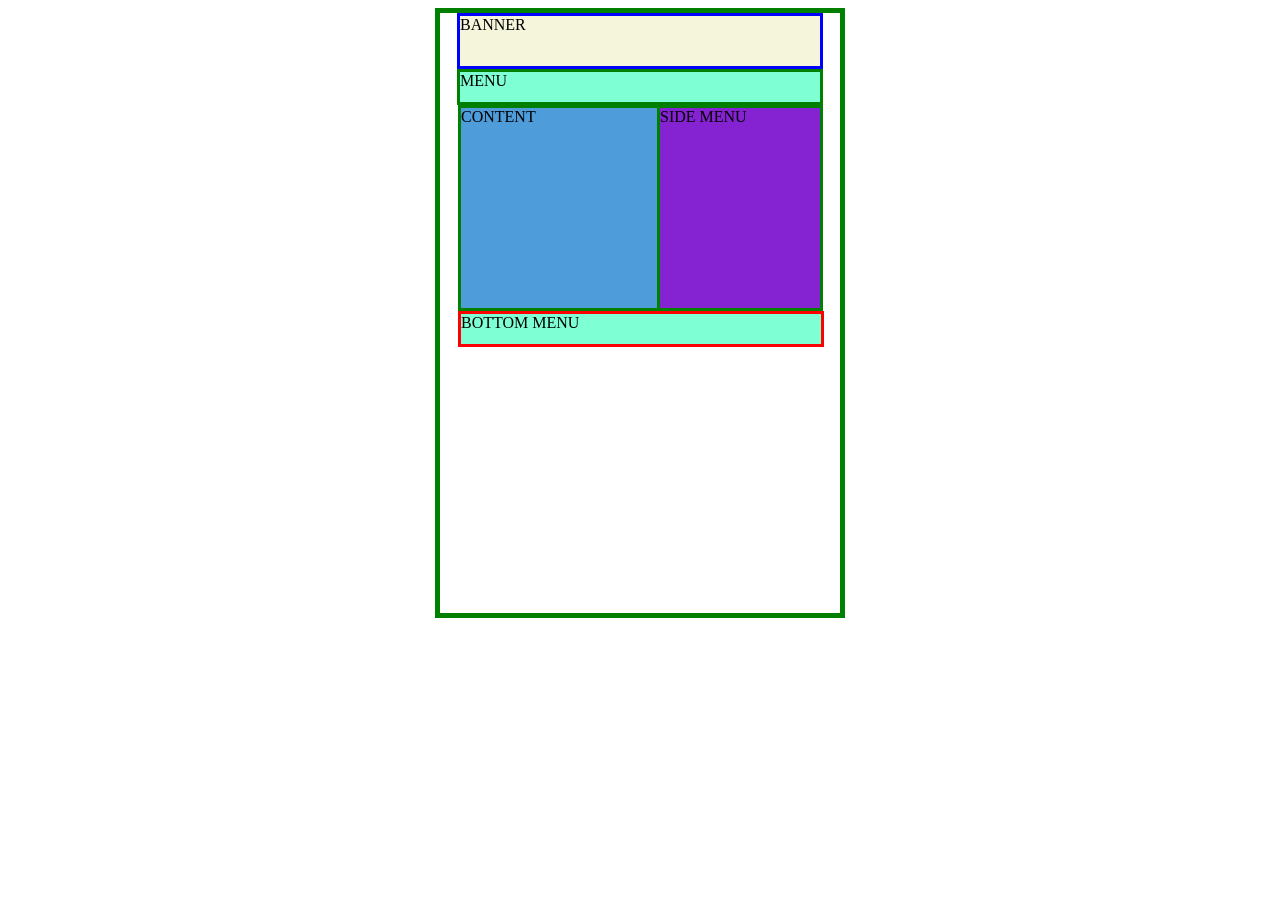
<file: cssSematik/index.html>
<!DOCTYPE html>
<html>
    <link rel="stylesheet" href="style.css">    
    <head>

    </head>
    <body>
        <div id="container">
            <header>
                BANNER
            </header>
            <nav>
                MENU
            </nav>
            <article>
                CONTENT
            </article>
            <aside>
                SIDE MENU
            </aside>
            <footer>
                BOTTOM MENU
            </footer>


        </div>
    </body>
</html>
</file>
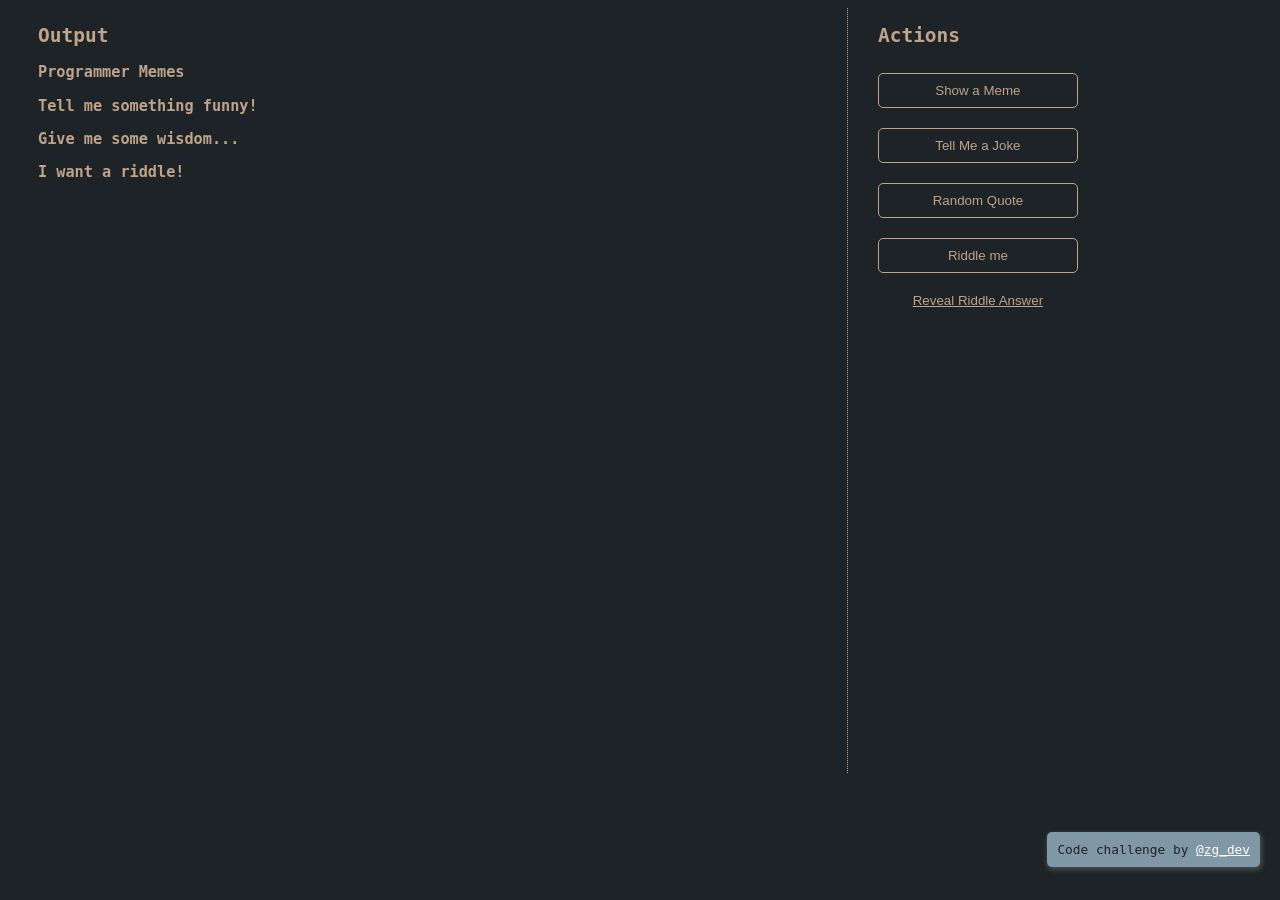
<file: firstProject/index.html>
<!DOCTYPE html>
<html lang="en">
  <head>
    <meta charset="UTF-8" />
    <meta http-equiv="X-UA-Compatible" content="IE=edge" />
    <meta name="viewport" content="width=device-width, initial-scale=1.0" />
    <title>Lesson 7 Challenge Starter</title>
    <link rel="stylesheet" href="./style.css" />
  </head>
  <body>

    <main>
      <section class="content">
        <h2>Output</h2>
        <h3>Programmer Memes</h3>
        <div id="meme-content"></div> 

        <h3>Tell me something funny!</h3>
        <div id="joke-content"></div> 
        
        <h3>Give me some wisdom...</h3>
        <div id="quote-content"></div> 

        <h3>I want a riddle!</h3>
        <div id="riddle-content"></div> 

      </section>
      <section class="sidebar">
        <h2>Actions</h2>
        <button onclick="showMeme()">Show a Meme</button>
        <button onclick="showJoke()">Tell Me a Joke</button>
        <button onclick="showQuote()">Random Quote</button>
        <button onclick="showRiddle()">Riddle me</button>
        <button class="reveal-btn" onclick="revealAnswers()">
          Reveal Riddle Answer
        </button>
        <p class="attribution">
          Code challenge by
          <a href="https://www.twitter.com/zg_dev" target="_top">@zg_dev</a>
        </p>
      </section>
    </main>
    <script src="./script.js"></script>
  </body>
</html>
</file>
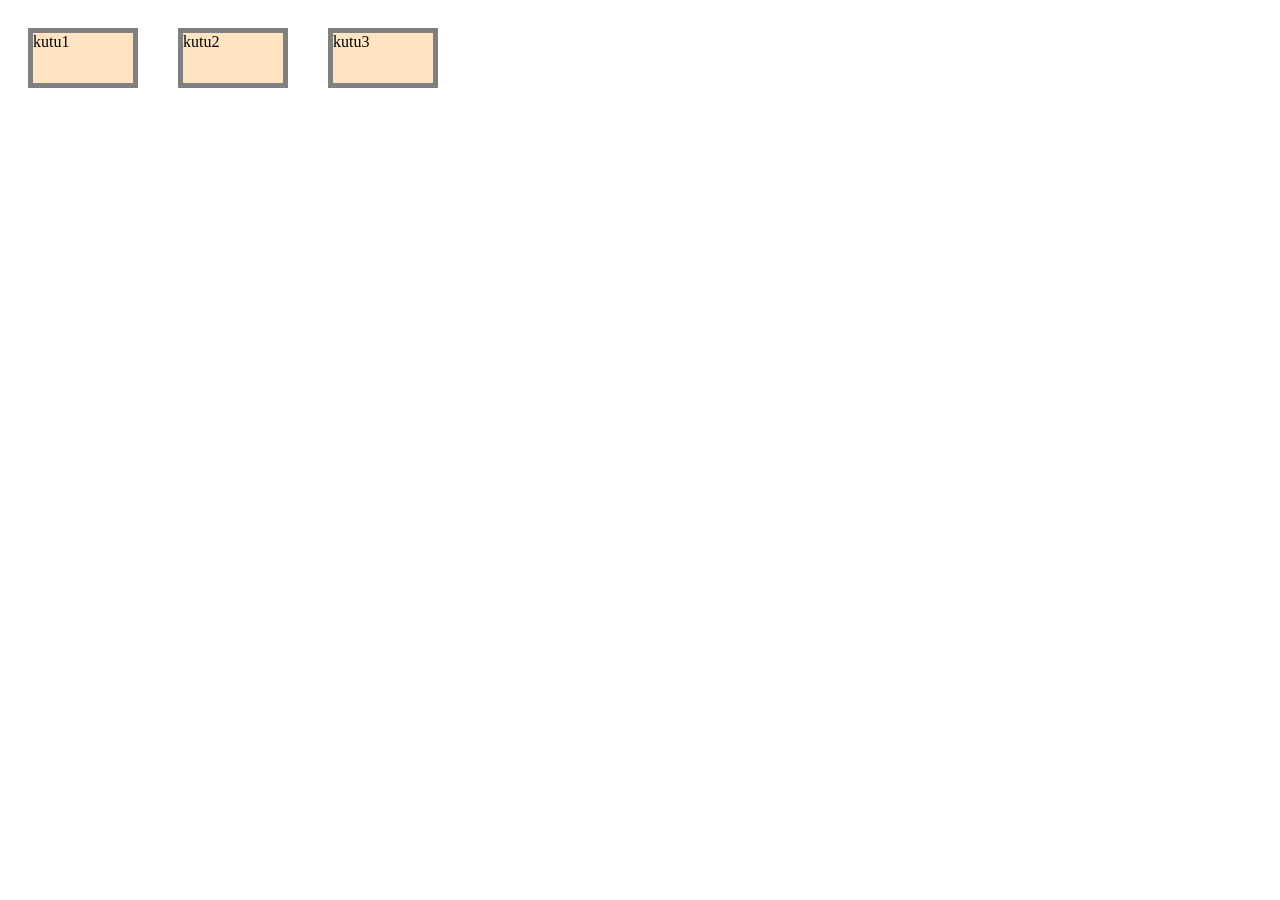
<file: float/index.html>
<!DOCTYPE html>
<html>
    <link rel="stylesheet" href="style.css">
    <head>
        
    </head>
    <body>
        <div id="kutu1">
            kutu1
        </div>
        <div id="kutu2">
            kutu2
        </div>
        <div id="kutu3"> 
            kutu3
        </div>
    </body>
</html>
</file>
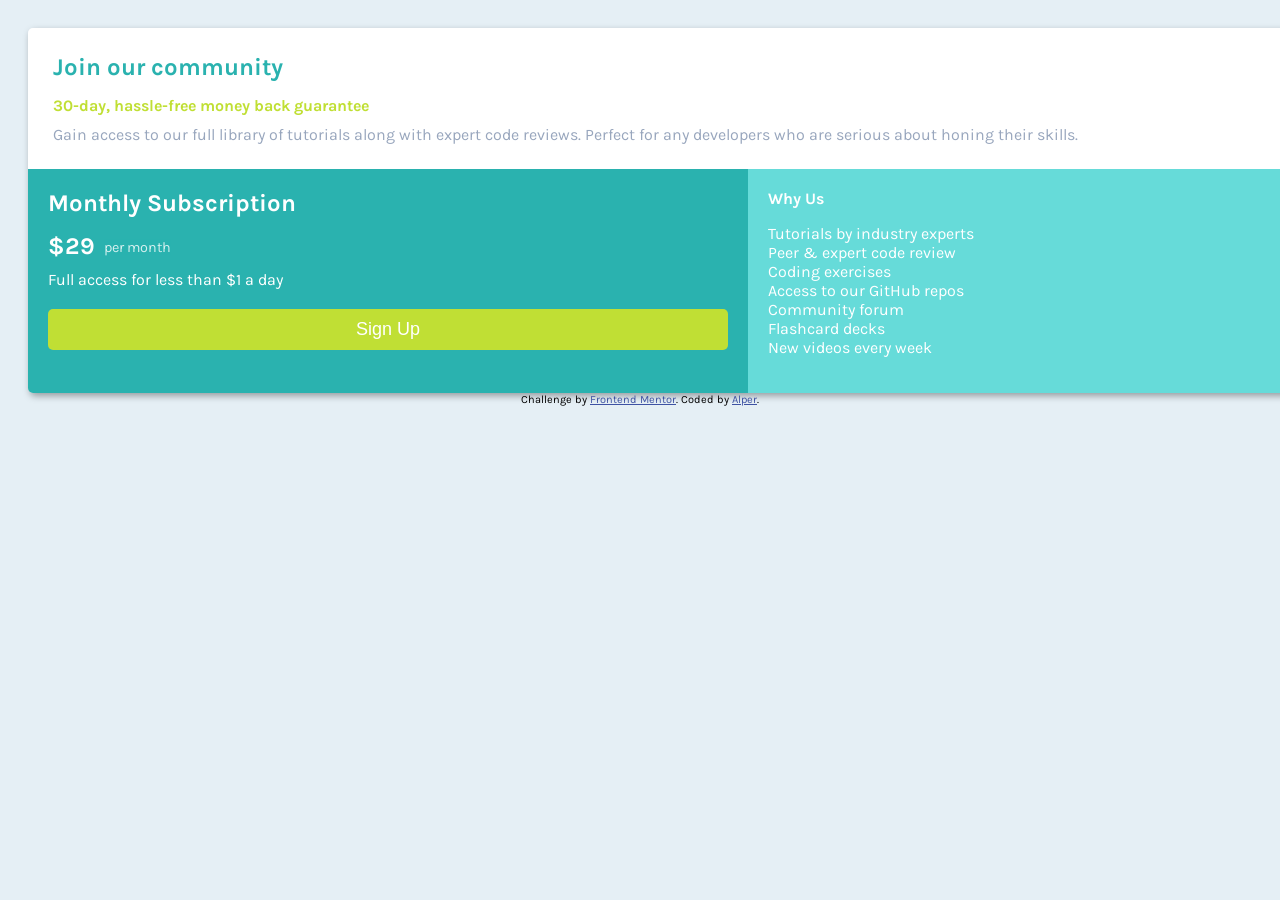
<file: New folder/index.html>
<!DOCTYPE html>
<html lang="en">
<head>
  <meta charset="UTF-8">
  <meta name="viewport" content="width=device-width, initial-scale=1.0"> <!-- displays site properly based on user's device -->

  <link rel="icon" type="image/png" sizes="32x32" href="./images/favicon-32x32.png">
  <link rel="preconnect" href="https://fonts.googleapis.com">
  <link rel="preconnect" href="https://fonts.gstatic.com" crossorigin>
  <link href="https://fonts.googleapis.com/css2?family=Karla:ital,wght@0,200..800;1,200..800&display=swap" rel="stylesheet">

  <link rel="stylesheet" href="./style.css">
  <title>Frontend Mentor | Single Price Grid Component</title>

  <style>
    .attribution { font-size: 11px; text-align: center; }
    .attribution a { color: hsl(228, 45%, 44%); }
  </style>
</head>
<body>
  <div class="card">
  <div id="top-section">
    <h2>Join our community</h2>
    <h4>30-day, hassle-free money back guarantee</h4>
    <p>Gain access to our full library of tutorials along with expert code reviews. 
  Perfect for any developers who are serious about honing their skills.</p>
  </div>
  <div id="bottom-section">
  <div id="bottom-left-section">
    <h2>Monthly Subscription</h2>
    <div id="price-container">
      <div id="price">$29</div>
      <div id="price-frequency">per month</div>
    </div>
    <p>Full access for less than &dollar;1 a day</p>
    <button onclick="alertUser()">Sign Up</button>
  </div>
  <div id="bottom-right-section">
    <h4>Why Us</h4>
    <ul>
      <li>Tutorials by industry experts</li>
      <li>Peer &amp; expert code review</li>
      <li>Coding exercises</li>
      <li>Access to our GitHub repos</li>
      <li>Community forum</li>
      <li>Flashcard decks</li>
      <li>New videos every week</li>
    </ul>
  </div>  
  </div>
  </div>
  
  <footer>
    <p class="attribution">
      Challenge by <a href="https://www.frontendmentor.io?ref=challenge" target="_blank">Frontend Mentor</a>. 
      Coded by <a href="#">Alper</a>.
    </p>
  </footer>
  <script src="./index.js"></script>
</body>
</html>
</file>
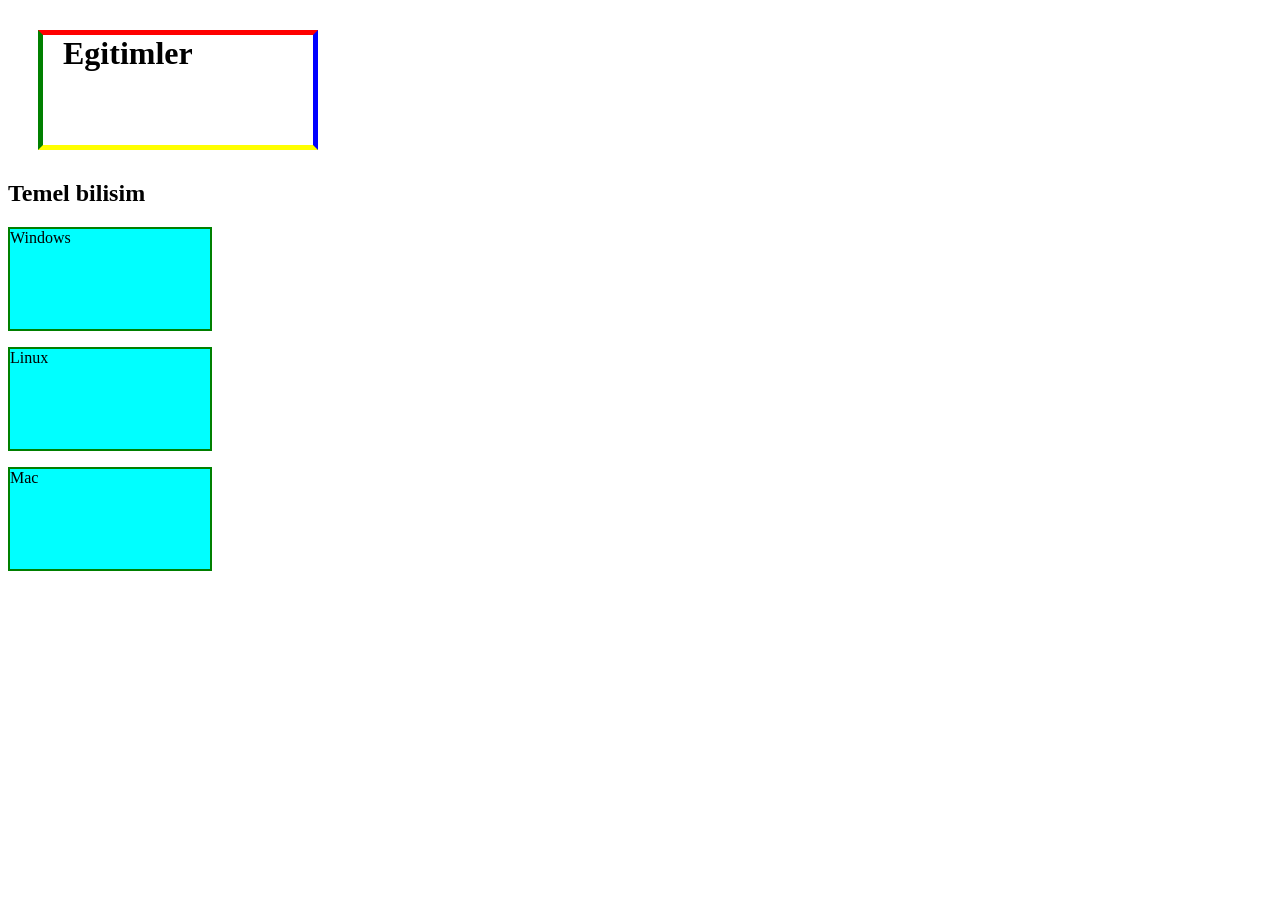
<file: ornek/index.html>
<!DOCTYPE html>
<html>

<link rel="stylesheet" href="style.css">
<head>

</head>

<body>
    <h1>Egitimler</h1>
    <h2>Temel bilisim</h2>
    <p>Windows</p>
    <p>Linux</p>
    <p>Mac</p>
</body>


</html>
</file>
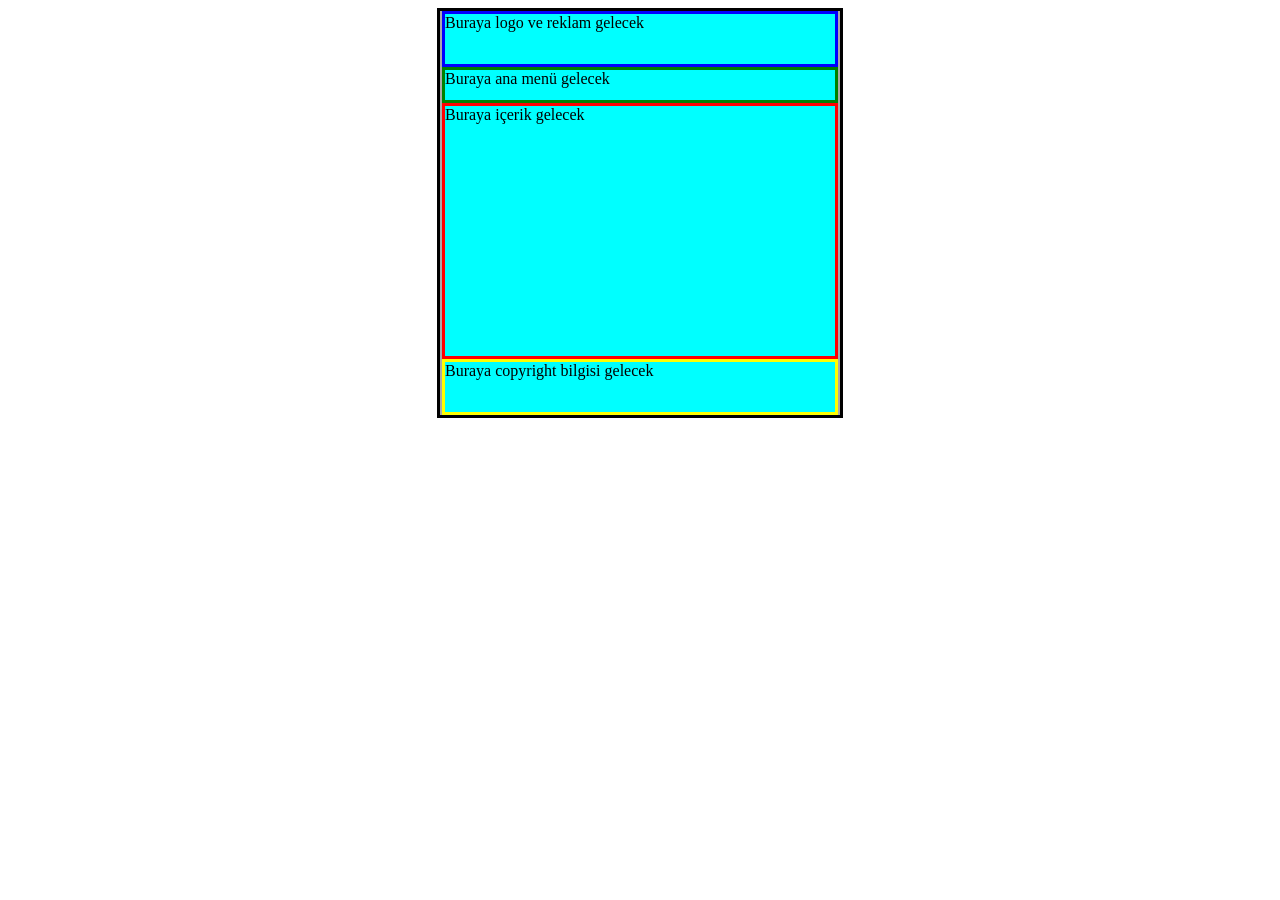
<file: ornek2/index.html>
<!DOCTYPE html>
<html>
    <link rel="stylesheet" href="style.css">
    <head>

    </head>
    <body>
        <div id="container">
            <header>
                Buraya logo ve reklam gelecek
            </header>
            <nav>
                Buraya ana menü gelecek
            </nav>
            <article>
                Buraya içerik gelecek
            </article>
            <footer>
                Buraya copyright bilgisi gelecek
            </footer>
        </div>
    </body>
</html>
</file>
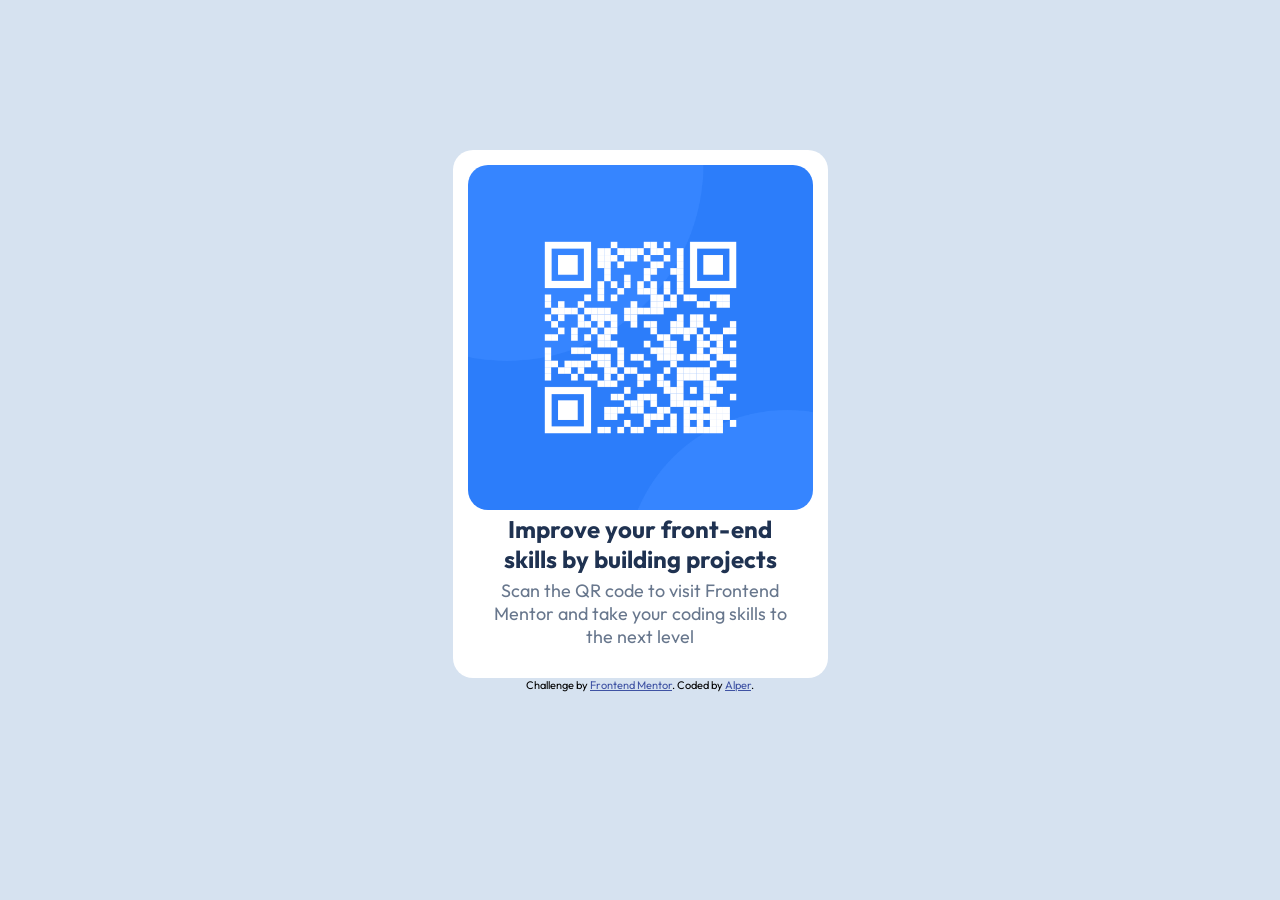
<file: qr-code-component-main/index.html>
<!DOCTYPE html>
<html lang="en">
<head>
  <meta charset="UTF-8">
  <meta name="viewport" content="width=device-width, initial-scale=1.0"> <!-- displays site properly based on user's device -->
  <link rel="stylesheet" href="styles.css">
  <link rel="icon" type="image/png" sizes="32x32" href="./images/favicon-32x32.png">
  
  <title>Frontend Mentor | QR code component</title>

  <!-- Feel free to remove these styles or customise in your own stylesheet 👍 -->
  <style>
    .attribution { font-size: 11px; text-align: center; }
    .attribution a { color: hsl(228, 45%, 44%); }
  </style>
</head>
<body>

  <div class="container">
  <img src="./images/image-qr-code.png" alt="qr-code-icon">
  <h3 class="title">Improve your front-end <br> skills by building projects <br></h3>
  <p class="paragraph">Scan the QR code to visit Frontend <br> Mentor and take your coding skills to <br> the next level
  </p>
  </div>
  <div class="attribution">
    Challenge by <a href="https://www.frontendmentor.io?ref=challenge" target="_blank">Frontend Mentor</a>. 
    Coded by <a href="#">Alper</a>.
  </div>
</body>
</html>
</file>
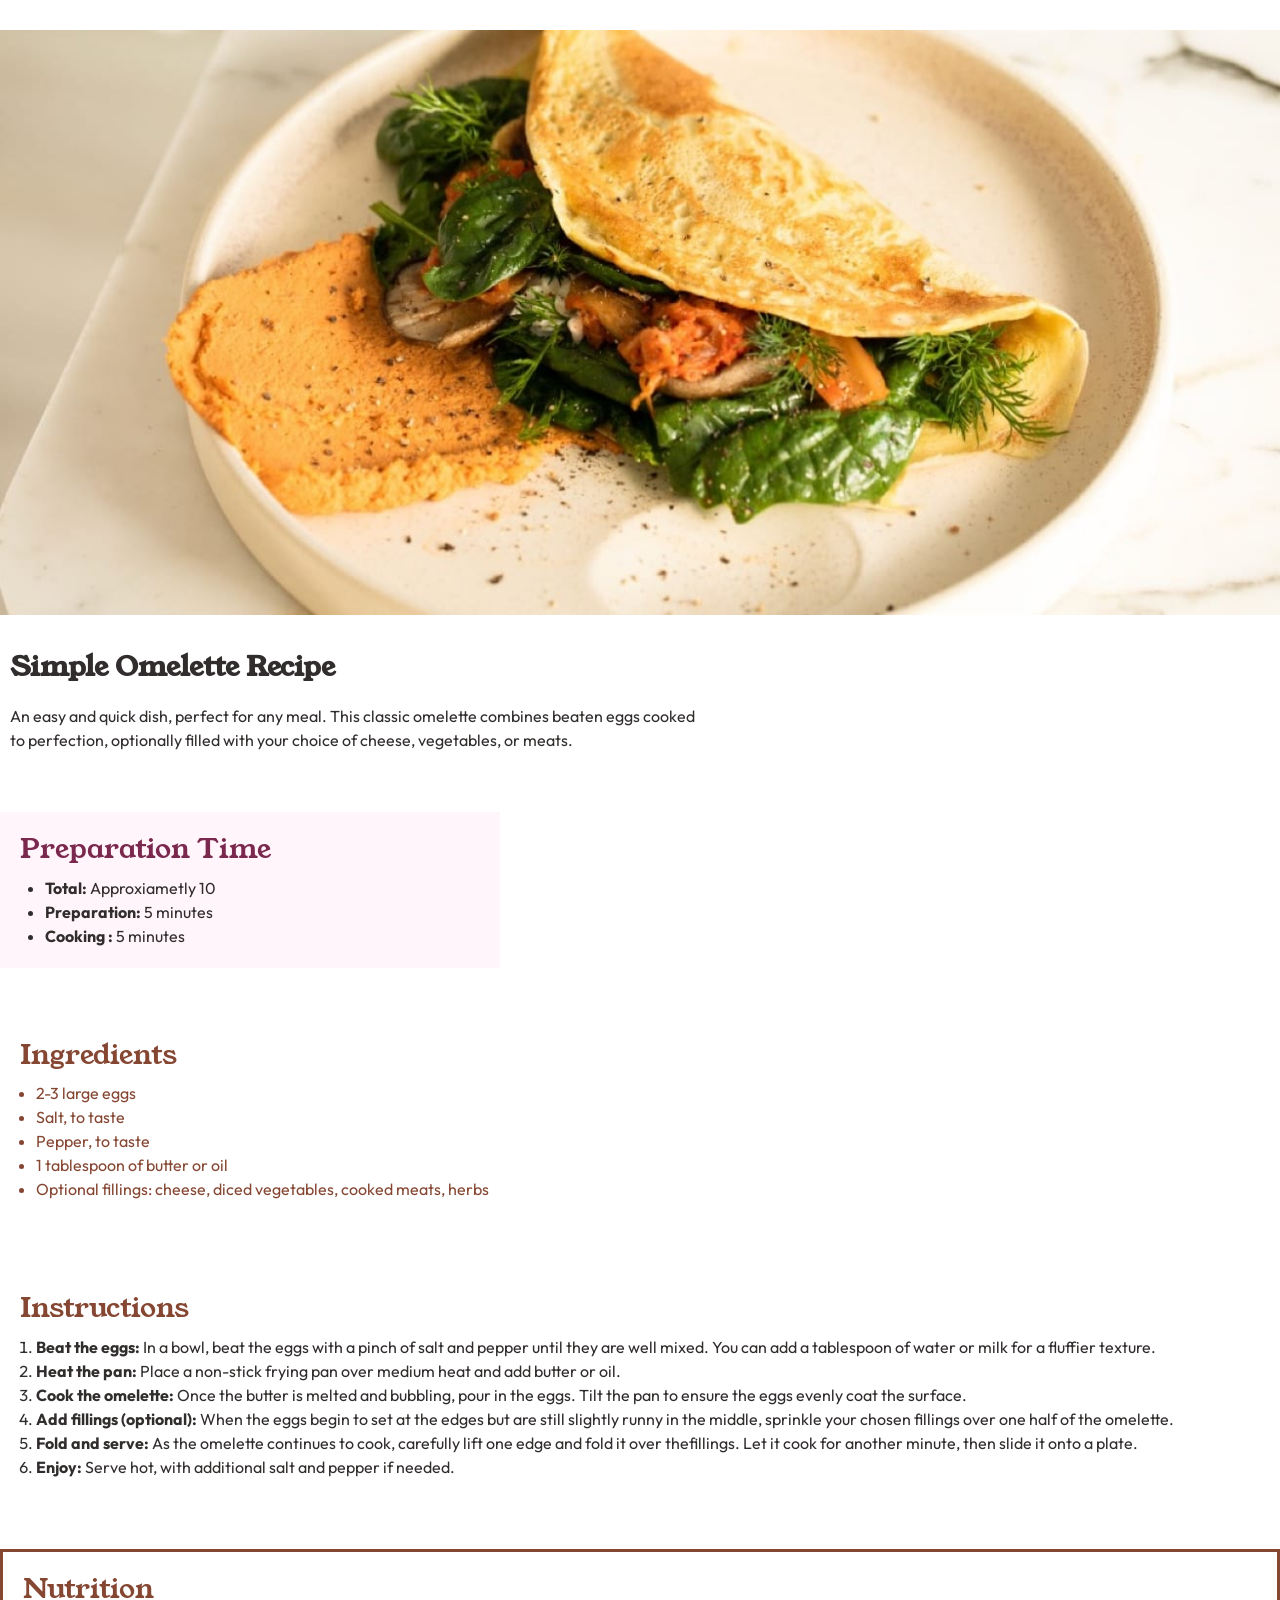
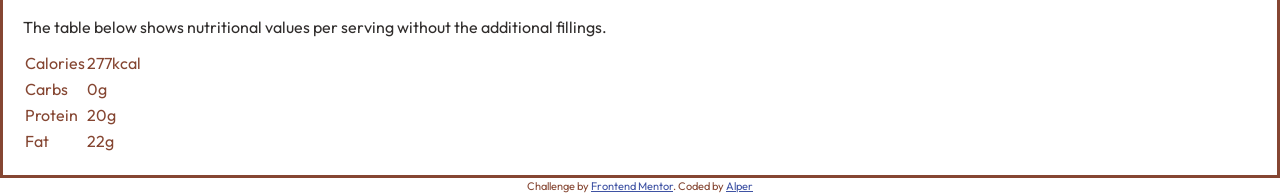
<file: recipe-page/index.html>
<!DOCTYPE html>
<html lang="en">
<head>
  <meta charset="UTF-8">
  <meta name="viewport" content="width=device-width, initial-scale=1.0"> <!-- displays site properly based on user's device -->

  <link rel="icon" type="image/png" sizes="32x32" href="./assets/images/favicon-32x32.png">
  <link rel="stylesheet" href="/recipe-page/style.css">
  <title>Frontend Mentor | Recipe page</title>

  <!-- Feel free to remove these styles or customise in your own stylesheet 👍 -->
  <style>
    .attribution { font-size: 11px; text-align: center; }
    .attribution a { color: hsl(228, 45%, 44%); }
  </style>
</head>
<body>
  <div class="container">
    <img id="omelette" src="./assets/images/image-omelette.jpeg" alt="omelette">
  <div class="recipe-container">
  <h1 class="recipe-title">Simple Omelette Recipe</h1>
  <p class="recipe-description">An easy and quick dish, perfect for any meal. This classic omelette combines beaten eggs cooked<br>
  to perfection, optionally filled with your choice of cheese, vegetables, or meats.
  </p>
  </div>
  <div class="recipe-time">
    <h2 class="prep-title">Preparation Time</h2>
    <ul class="prep-list">
      <li><span><b>Total: </b></span>Approxiametly 10</li>
      <li><span><b>Preparation: </b></span>5 minutes</li>
      <li><span><b>Cooking : </b></span>5 minutes</li>
    </ul>
    </div>
    <div class="ingredients">
      <h2 class="ingredients-title">Ingredients</h2>
      <ul class="ingredients-list">
        <li>2-3 large eggs</li>
        <li>Salt, to taste</li>
        <li>Pepper, to taste</li>
        <li>1 tablespoon of butter or oil</li>
        <li>Optional fillings: cheese, diced vegetables, cooked meats, herbs</li>
  </div>
  <div class="instructions">
    <h2 class="instructions-title">Instructions</h2>
    <ol class="instructions-list">
      <li><b>Beat the eggs:</b> In a bowl, beat the eggs with a pinch of salt and pepper until they are well mixed. You can add a tablespoon of water or milk for a fluffier texture.</li>
      <li><b>Heat the pan:</b> Place a non-stick frying pan over medium heat and add butter or oil.</li>
      <li><b>Cook the omelette:</b> Once the butter is melted and bubbling, pour in the eggs. Tilt the pan to ensure the eggs evenly coat the surface.</li>
      <li><b>Add fillings (optional):</b> When the eggs begin to set at the edges but are still slightly runny in the middle, sprinkle your chosen fillings over one half of the omelette.</li>
      <li><b>Fold and serve:</b> As the omelette continues to cook, carefully lift one edge and fold it over thefillings. Let it cook for another minute, then slide it onto a plate.</li>
      <li><b>Enjoy:</b> Serve hot, with additional salt and pepper if needed.</li>
    </ol>
  </div>
  <div class="nutrition">
    <h2 class="nutrition-title">Nutrition</h2>
    <p class="nutrition-description">The table below shows nutritional values per serving without the additional fillings.
  </p>
  <table>
    <tr>
      <td data-cell="nutrient">Calories</td>
      <td data-cell="nutrient-value">277kcal</td>
    </tr>
    <tr>
      <td data-cell="nutrient">Carbs</td>
      <td data-cell="nutrient-value">0g</td>
    </tr>
    <tr>
      <td data-cell="nutrient">Protein</td>
      <td data-cell="nutrient-value">20g</td>
    </tr>
    <tr>
      <td data-cell="nutrient">Fat</td>
      <td data-cell="nutrient-value">22g</td>
    </tr>
  </table>
  </div>  
  </div>

  <footer>
    <div class="attribution">
      Challenge by <a href="https://www.frontendmentor.io?ref=challenge" target="_blank">Frontend Mentor</a>.
      Coded by <a href="#">Alper</a>
    </div>
  </footer>
</body>
</html>
</file>
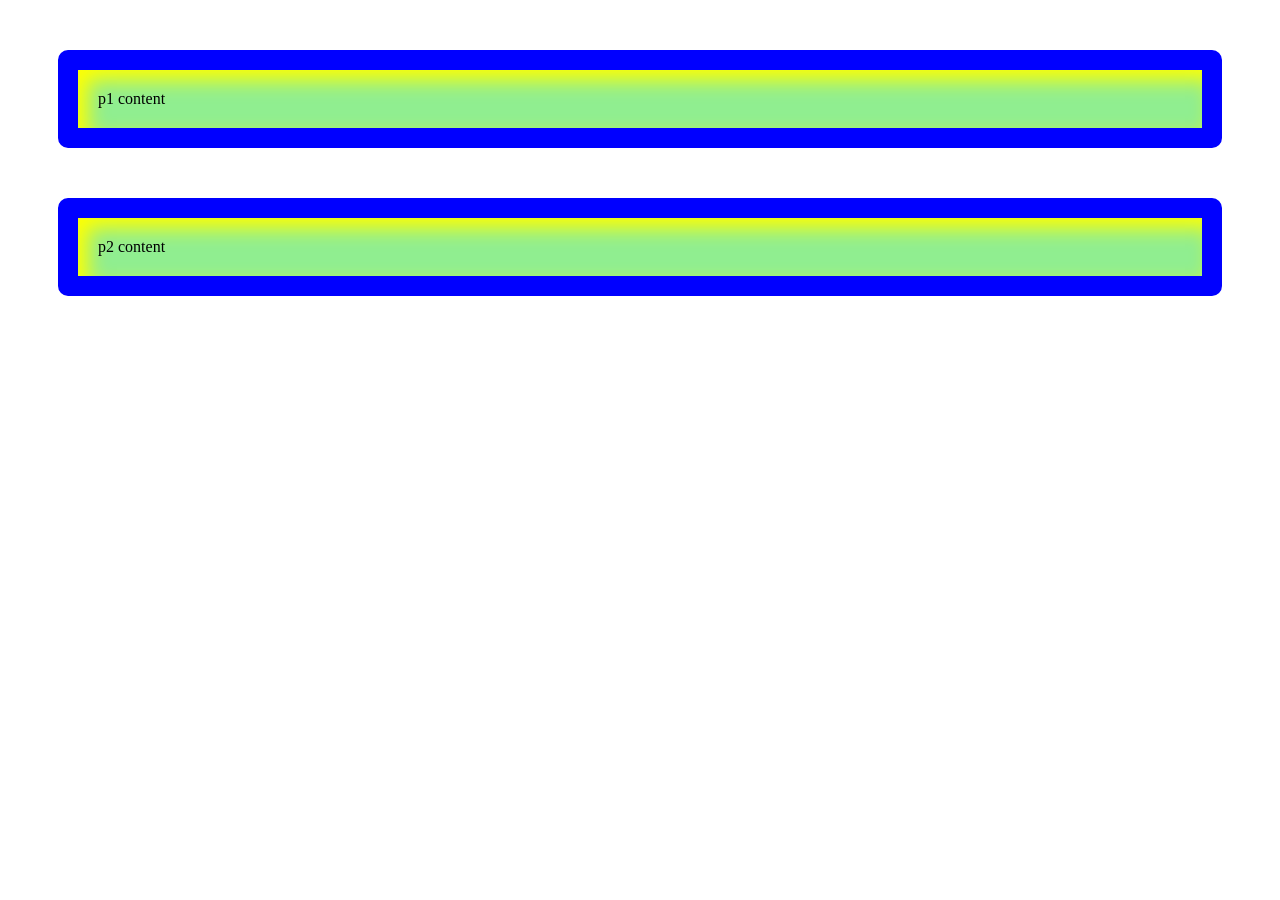
<file: shadow/index.html>
<!DOCTYPE html>
<html>
    <link rel="stylesheet" href="style.css">
    <head>

    </head>
    <body>
        <p>
            p1 content
        </p>
        <p>
            p2 content
        </p>
    </body>
</html>
</file>
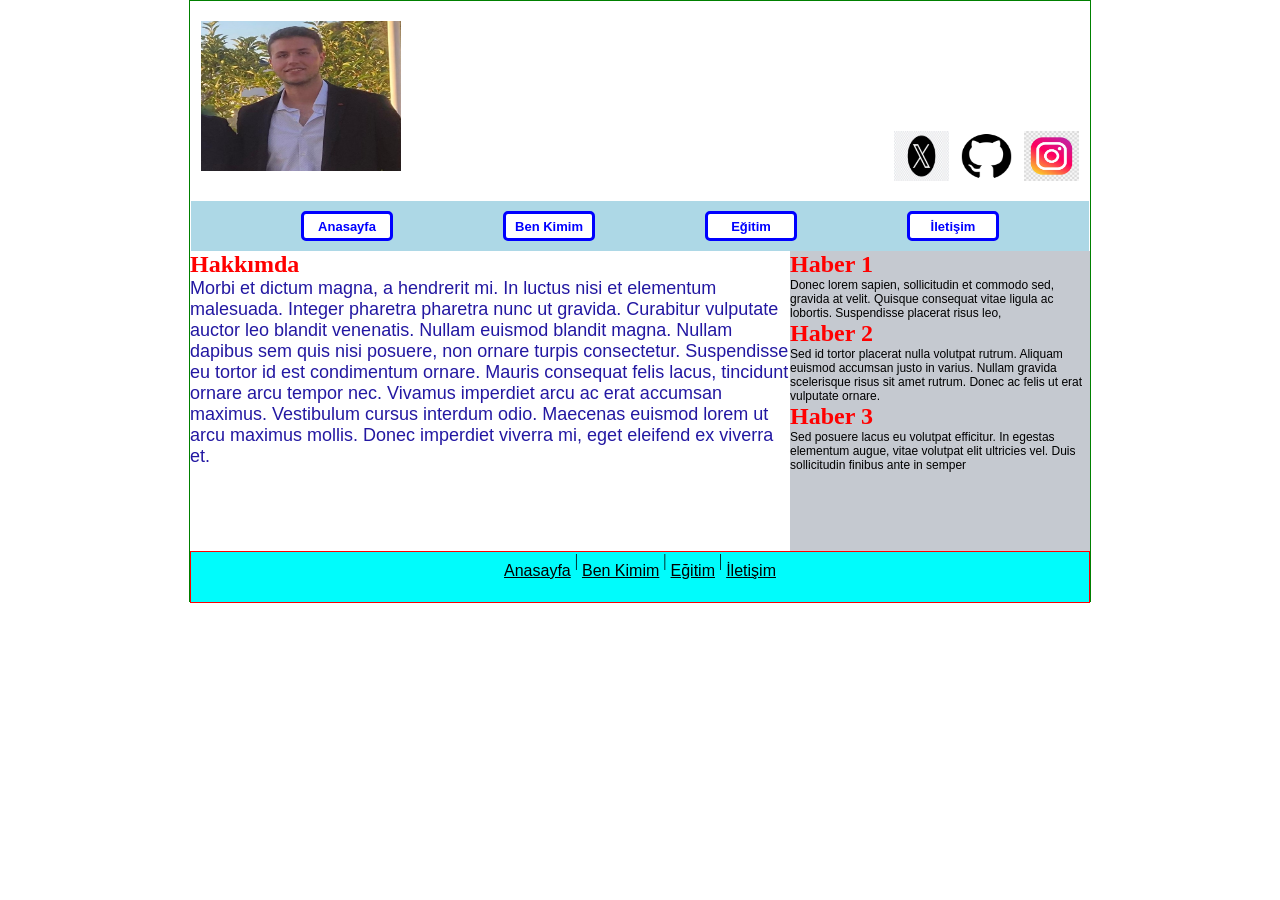
<file: WebSite/index.html>
<!DOCTYPE html>
<html lang="tr">
    <head>
        <meta charset="UTF-8">
        <title>Alper Güler Web Sitesi</title>
        <meta name="description" content="Alper Güler Web Sitesi">
        <meta name="keywords" content="alper güler, html, css, javascript, java">
        <link rel="stylesheet" href="style.css">
    </head>
    <body>
        <div id="sayfa">
            <header id="banner">
                <div id="logo">
                    <a href="index.html"><img src="/WebSite/profilephoto.jpg" alt="benim-foto" title="Alper Güler"></a>
                    
                </div>
                <div id="sosyal">
                    <a href="https://www.instagram.com/alperr.guler/"><img id="ikon" src="/WebSite/instagram-vector-logo.jpg"></a>
                    <a href="https://github.com/deev43"><img id="ikon" src="/WebSite/github-logo-png_seeklogo-304612.png"></a>
                    <a href="https://x.com/alperrglr"><img id="ikon" src="/WebSite/twitter-icon.jpg"></a>
                </div>
            </header>
            <nav id="anamenu">
                <ul>
                    <li><a href="index.html">Anasayfa</a></li>
                    <li><a href="ben-kimim.html">Ben Kimim</a></li>
                    <li><a href="egitim.html">Eğitim</a></li>
                    <li><a href="iletisim.html">İletişim</a></li>
                </ul>
            </nav>
            <article id="icerik">
                <h1 class="baslik">Hakkımda</h1>
                <p class="metin">
                    Morbi et dictum magna, a hendrerit mi. In luctus nisi et elementum malesuada. Integer pharetra pharetra nunc ut gravida. Curabitur vulputate auctor leo blandit venenatis. Nullam euismod blandit magna. Nullam dapibus sem quis nisi posuere, non ornare turpis consectetur. Suspendisse eu tortor id est condimentum ornare. Mauris consequat felis lacus, tincidunt ornare arcu tempor nec. Vivamus imperdiet arcu ac erat accumsan maximus. Vestibulum cursus interdum odio. Maecenas euismod lorem ut arcu maximus mollis. Donec imperdiet viverra mi, eget eleifend ex viverra et.
                </p>

            </article>
            <aside id="yanmenu">
                <h1 class="baslik">Haber 1</h1>
                <p class="yan-metin">
                    Donec lorem sapien, sollicitudin et commodo sed, gravida at velit. Quisque consequat vitae ligula ac lobortis. Suspendisse placerat risus leo, 
                </p>
                <h1 class="baslik">Haber 2</h1>
                <p class="yan-metin">
                    Sed id tortor placerat nulla volutpat rutrum. Aliquam euismod accumsan justo in varius. Nullam gravida scelerisque risus sit amet rutrum. Donec ac felis ut erat vulputate ornare. 
                </p>
                <h1 class="baslik">Haber 3</h1>
                <p class="yan-metin">
                    Sed posuere lacus eu volutpat efficitur. In egestas elementum augue, vitae volutpat elit ultricies vel. Duis sollicitudin finibus ante in semper
                </p>
            </aside>
            <footer id="altmenu">
                    <a href="index.html">Anasayfa</a> |
                    <a href="ben-kimim.html">Ben Kimim</a> |
                    <a href="egitim.html">Eğitim</a> |
                    <a href="iletisim.html">İletişim</a> 
            </footer>
        </div>


    </body>
</html>
</file>
<file: cssSematik/style.css>
#container{
    border-style: solid;
    border-color: green;
    border-width: 5px;
    width: 400px;
    min-height: 600px;
    margin: auto;

}
header{
    border-style: solid;
    border-color: blue;
    width: 360px;
    margin: auto;
    height: 50px;
    background-color: beige;
}
nav{
    border-style: solid;
    border-color: green;
    width: 360px;
    margin: auto;
    background-color:aquamarine;
    height: 30px;

}
article{
    border-style: solid;
    border-color: green;
    width: 200px;
    margin: auto;
    background-color:rgb(79, 156, 219);
    min-height: 200px;
    float: left;
    position: relative;
    left: 18px;
}
aside{
    border-style: solid;
    border-color: green;
    width: 160px;
    margin: auto;
    background-color:rgb(133, 34, 209);
    min-height: 200px;
    float: right;
    position: relative;
    right: 17px;

}
footer{
    border-style: solid;
    border-color: red;
    width: 360px;
    margin: auto;
    background-color:aquamarine;
    height: 30px;
    float: left;
    position: relative;
    left: 18px;

}
</file>
<file: firstProject/style.css>
body {
  background-color: #1d2326;
  color: #bfa38a;
  font-family: monospace;
}

main {
  display: flex;
  flex-direction: row;
}

img {
  border: 1px solid white;
  border-radius: 5px;
  max-width: 350px;
  width: 100%;
}

p {
  color: #8097a6;
}

.attribution {
  position: absolute;
  right: 20px;
  bottom: 20px;
  font-size: 0.8rem;
  background-color: #8097a6;
  padding: 10px;
  border-radius: 5px;
  color: #1d2326;
  box-shadow: 1px 2px 5px 1px rgba(255, 255, 255, 0.2);
}

a {
  color: white;
}

a:hover {
  opacity: 0.8;
}

.content {
  width: 65%;
  padding-left: 30px;
  padding-right: 20px;
}

.content p {
  max-width: 80%;
}

.sidebar {
  display: flex;
  flex-direction: column;
  width: 30%;
  padding-left: 30px;
  padding-right: 30px;
  border-left: 1px dotted #bfa38a;
  height: 85vh;
}

button {
  width: 200px;
  max-width: 100%;
  margin-top: 10px;
  margin-bottom: 10px;
  height: 35px;
  border: 1px solid #bfa38a;
  background: transparent;
  color: #bfa38a;
  border-radius: 5px;
}

button:hover {
  cursor: pointer;
  background-color: rgba(255, 255, 255, 0.1);
}

.reveal-btn {
  border: none;
  text-decoration: underline;
  margin: 0;
}

.reveal-btn:hover {
  color: white;
  background-color: transparent;
}
</file>
<file: float/style.css>
div{
    border-style: solid;
    border-color: gray;
    border-width: 5px;
    width: 100px;
    height: 50px;
    float: left;
    margin: 20px;
    background-color: bisque;
}
</file>
<file: New folder/style.css>
html{
    box-sizing: border-box;
    font-family: 'Karla', sans-serif;
    font-size: 16px;
    padding: 20px;
}
body{
    background-color: hsl(204, 43%, 93%);
}
*,*::before,*::after{
    box-sizing: inherit;
}

.card {
    width: 1440px;
    box-shadow: 2px 3px 7px 0px rgba(0, 0, 0,0.35);
    border-radius: 5px;
    overflow: hidden;
}

h2, h4, p{
    margin: 0;
}
#top-section{
    width: 100%;
    height: 45%;
    background-color: white;
    padding: 25px;

}
#bottom-section{
    width: 100%;
    height: 55%;
    display: flex;
    color: white;
}
#bottom-left-section{
    width: 50%;
    background-color: hsl(179, 62%, 43%);
    padding: 20px;
}
#bottom-right-section{
    width: 50%;
    background-color: hsl(179, 62%, 63%);
    padding: 20px;
}

#top-section h2{
    color:hsl(179, 62%, 43%);
    margin-bottom: 15px;
}
#top-section h4{
    color:hsl(71, 73%, 54%);
    margin-bottom: 10px;
}

#top-section p{
    color:hsl(218, 22%, 67%);
}

#bottom-left-section h2{
    margin-bottom: 15px;
}

button{
    margin-top: 20px;
    background-color: hsl(71, 73%, 54%);
    border: none;
    padding: 10px;
    color:white;
    font-size: large;
    width: 100%;
    border-radius: 5px;
}

button:hover{
    cursor: pointer;
    background-color: rgb(126, 133, 139);
    transform: scale(1.03);
}

#price{
    font-weight: 700;
    font-size: 1.5rem;
}
#price-frequency, #price{
    display: inline-block;
    margin-bottom: 10px;
}

#price-frequency{
    position: relative;
    top: -2px;
    font-size: 0.9rem;
    opacity: 0.8;
    margin-left: 5px;
}

ul{
    padding: 0;
    list-style: none;

}
</file>
<file: ornek/style.css>
p{

    border-style: solid;
    border-width: 2px;
    border-color: green;
    width: 200px;
    height: 100px;
    background-color: aqua;

}
h1{
    border-color: red blue yellow green;
    border-width: thick;
    border-style:solid; /*düz cizgi */
    width: 200px;
    height: 100px;
    padding: 0px 50px 10px 20px;
    margin: 30px;
}
</file>
<file: ornek2/style.css>
#container{
    border-style: solid;
    width: 400px;
    margin: auto;
    background-color: darkgrey;
    
}

header{
    border-style: solid;
    border-color: blue;
    width: 390px;
    margin: auto;
    background-color: aqua;
    height: 50px;
}
nav{
    border-style: solid;
    border-color: green;
    width: 390px;
    margin: auto;
    background-color: aqua;
    height: 30px;
}
article{
    border-style: solid;
    border-color: red;
    width: 390px;
    margin: auto;
    background-color: aqua;
    min-height: 250px;
}
footer{
    border-style: solid;
    border-color: yellow;
    width: 390px;
    margin: auto;
    background-color: aqua;
    height: 50px;

}
</file>
<file: qr-code-component-main/styles.css>
@import url('https://fonts.googleapis.com/css2?family=Outfit:wght@400;700&display=swap');

*{
    box-sizing: border-box;
}


html{
    font-family: "Outfit", sans-serif;
    font-size: 15px;
    background-color: hsl(212, 45%, 89%);
}

@media (min-width: 1440px){
    .container{
        width: 1440px;
    }
}

body{
  margin: 0;
  padding: 0;

}
.container{
    padding: 15px;
    max-width: 375px;
    background-color: white;
    margin: auto;
    margin-top: 150px;
    border-radius: 20px;
}

img{
    width: 100%;
    border-radius: 20px;
}

h3{
    text-align: center;
    margin-top: 0;
    color: hsl(218, 44%, 22%);
    font-size: x-large;
    margin-bottom: 5px;
}

p{
    text-align: center;
    color: hsl(216, 15%, 48%);   
    font-size: large;
    margin: 0;
    margin-bottom: 15px;
}
</file>
<file: recipe-page/style.css>
/* fonts */
@font-face {
    font-family: "Young Serif";
    src: url(./assets/fonts/young-serif/YoungSerif-Regular.ttf);
}

@font-face {
    font-family: "Outfit";
    src: url(./assets/fonts/outfit/Outfit-VariableFont_wght.ttf);
}

:root{

    --clr-white: #ffffff;
    --clr-stone-100:#f3e6d8;
    --clr-stone-150:#e4ded8;
    --clr-stone-600:#5f574e;
    --clr-stone-900:#302d2c;
    --clr-brown:#854632;
    --clr-cherry:#7b284f;
    --clr-lightcherry:#fff5fa;

    --ff-main: 'Outfit', sans-serif;
    --ff-headings: 'Young Serif', serif;
    --fs-main: 1rem;
    --fs-headings: 1.75rem;
    --fw-400: 400;
    --fw-600: 600;
    --fw-700: 700;
}


*,
*::before,
*::after{
    margin: 0;
    padding: 0;
    box-sizing: border-box;
}
h1, h2, h3, h4{
    line-height: 1.2;
}
ul, ol{
    padding: 0 1rem; /* for bulltes and numbers */
    
}

img{
    max-width: 100%;
    height: auto;
    display: block;
    margin-top: 30px;
    margin-bottom: 25px;
}

body{
    font-family: var(--ff-main);
    font-size: var(--fs-main);
    font-weight: var(--fw-400);
    line-height: 1.5;
    color:var(--clr-brown);

}

.container{
    border-style: none;
    border-color: black;
    border-width: 5px;
}

.recipe-container{
    border-style: none;
    border-color: red;
    border-width: 2px;
    position: relative;
    padding: 10px;
     
}

.recipe-title{
    color:var(--clr-stone-900);
    font-family: var(--ff-headings); 
    font-size: var(--fs-headings);
    font-weight: var(--fw-700);      
    margin-bottom: 20px;
}
.recipe-description{
    color:var(--clr-stone-900);
    font-family: var(--ff-main);
    font-size: var(--fs-main);
    font-weight: var(--fw-400);   
}

.recipe-time{
    border-style: none;
    background-color:var(--clr-lightcherry);    
    margin-top: 50px;
    padding: 20px;
    max-width: 500px;
}
.prep-title{
    color:var(--clr-cherry);
    font-family: var(--ff-headings); 
    font-size: var(--fs-headings);
    font-weight: var(--fw-400);
    margin-bottom: 10px;
}
.prep-list{
    color: #302d2c;
    padding-left: 25px;
}

.ingredients{
    border-style: none;    
    margin-top: 50px;
    padding: 20px;
}
.ingredients-title{
    font-family: var(--ff-headings);
    font-size: var(--fs-headings);
    font-weight: var(--fw-400);
    margin-bottom: 10px;
}
.instructions{
    border-style: none;    
    margin-top: 50px;
    padding: 20px;
}
.instructions-title{
    font-family: var(--ff-headings);
    font-size: var(--fs-headings);
    font-weight: var(--fw-400);
    margin-bottom: 10px; 
}
.instructions-list{
    color:var(--clr-stone-900);
}

.nutrition{
    border-style: solid;    
    margin-top: 50px;
    padding: 20px;    
}
.nutrition-title{
    font-family: var(--ff-headings);
    font-size: var(--fs-headings);
    font-weight: var(--fw-400);
    margin-bottom: 10px; 
}
.nutrition-description{
    margin-bottom: 10px;
    color: #302d2c;
}
</file>
<file: shadow/style.css>
p{
    border-style: solid;
    border-width: 20px;
    margin: 50px;
    padding: 20px;
    border-color: blue;
    box-shadow: 10px 10px 20px yellow inset; /* horizontal-vertical-blur*/
    border-radius: 10px;
    background-color: lightgreen;
}
</file>
<file: WebSite/style.css>
*{
    margin: 0px;
    padding: 0px;

}

#sayfa{
    width: 900px;
    border-style: solid;
    border-color: green;
    border-width: 1px;
    min-height: 600px;
    margin:auto;

}
#banner{

    width: 898px;
    border-style: none;
    border-color: red;
    border-width: 1px;
    height: 200px;
    margin:auto;
    background-color: white;
}
#logo{
    width: 200px;
    border-style: none;
    border-width: 1px;
    height: 80px; 
    background-color: rgb(78, 87, 214);
    position: relative;
    top: 20px;
    left: 10px;
    float: left;
}
#sosyal{
    width: 200px;
    border-style: none;
    border-width: 1px;
    height: 50px; 
    background-color: white;
    position: relative;
    top: 130px;
    right: 10px;
    float: right;
}
#logo img{
    width: 200px;
    height: 150px;
}
#ikon{
    float: right;
    margin-left: 10px;
    width: 55px;
    height: 50px;
}
#anamenu{
    width: 898px;
    border-style: none;
    border-color: red;
    border-width: 1px;
    height: 50px;
    margin:auto;
    background-color: lightblue;

}
#anamenu ul{
    list-style-type: none;
}
#anamenu ul li{
    border-color: blue;
    background-color: white;
    width: 80px;
    border-style: solid;
    border-width: 3px;
    border-radius: 5px;
    float: left;
    position: relative;
    top: 10px;
    margin-left: 110px;
    padding: 3px;
    text-align: center;
}
#anamenu ul a{
    font-family:Verdana, Geneva, Tahoma, sans-serif;
    text-decoration: none;
    font-weight: bolder;
    font-size: small;
}
#anamenu ul a:link{
    color: blue;
}
#anamenu ul a:visited{
    color: brown;
}
#anamenu ul a:hover{
    color: red;
}
#anamenu ul a:active{
    color: green;
}


#icerik{
    width: 600px;
    border-style: none;
    border-color: blue;
    border-width: 1px;
    height: 300px;
    float: left;
    background-color: white;

}
#yanmenu{
    width: 300px;
    border-style: none;
    border-color: blue;
    border-width: 1px;
    height: 300px;
    float: right;
    background-color: rgb(197, 201, 208);
}

.yan-metin{
    font-family: Verdana, Geneva, Tahoma, sans-serif;
    font-size: 12px;
}
.metin{
    font-family: Verdana, Geneva, Tahoma, sans-serif;
    font-size: large;
    color: rgb(35, 24, 162);
}

.baslik{
    font-family: Georgia, 'Times New Roman', Times, serif;
    color:red;
}

#altmenu{
    width: 898px;
    border-style: solid;
    border-color: red;
    border-width: 1px;
    height: 50px;
    float: left;
    background-color: rgb(0, 252, 252);
    text-align: center;
    color: black;
}

#altmenu a{
    font-family: Verdana, Geneva, Tahoma, sans-serif;
    position: relative;
    top: 10px;
    color: black;
}
</file>
